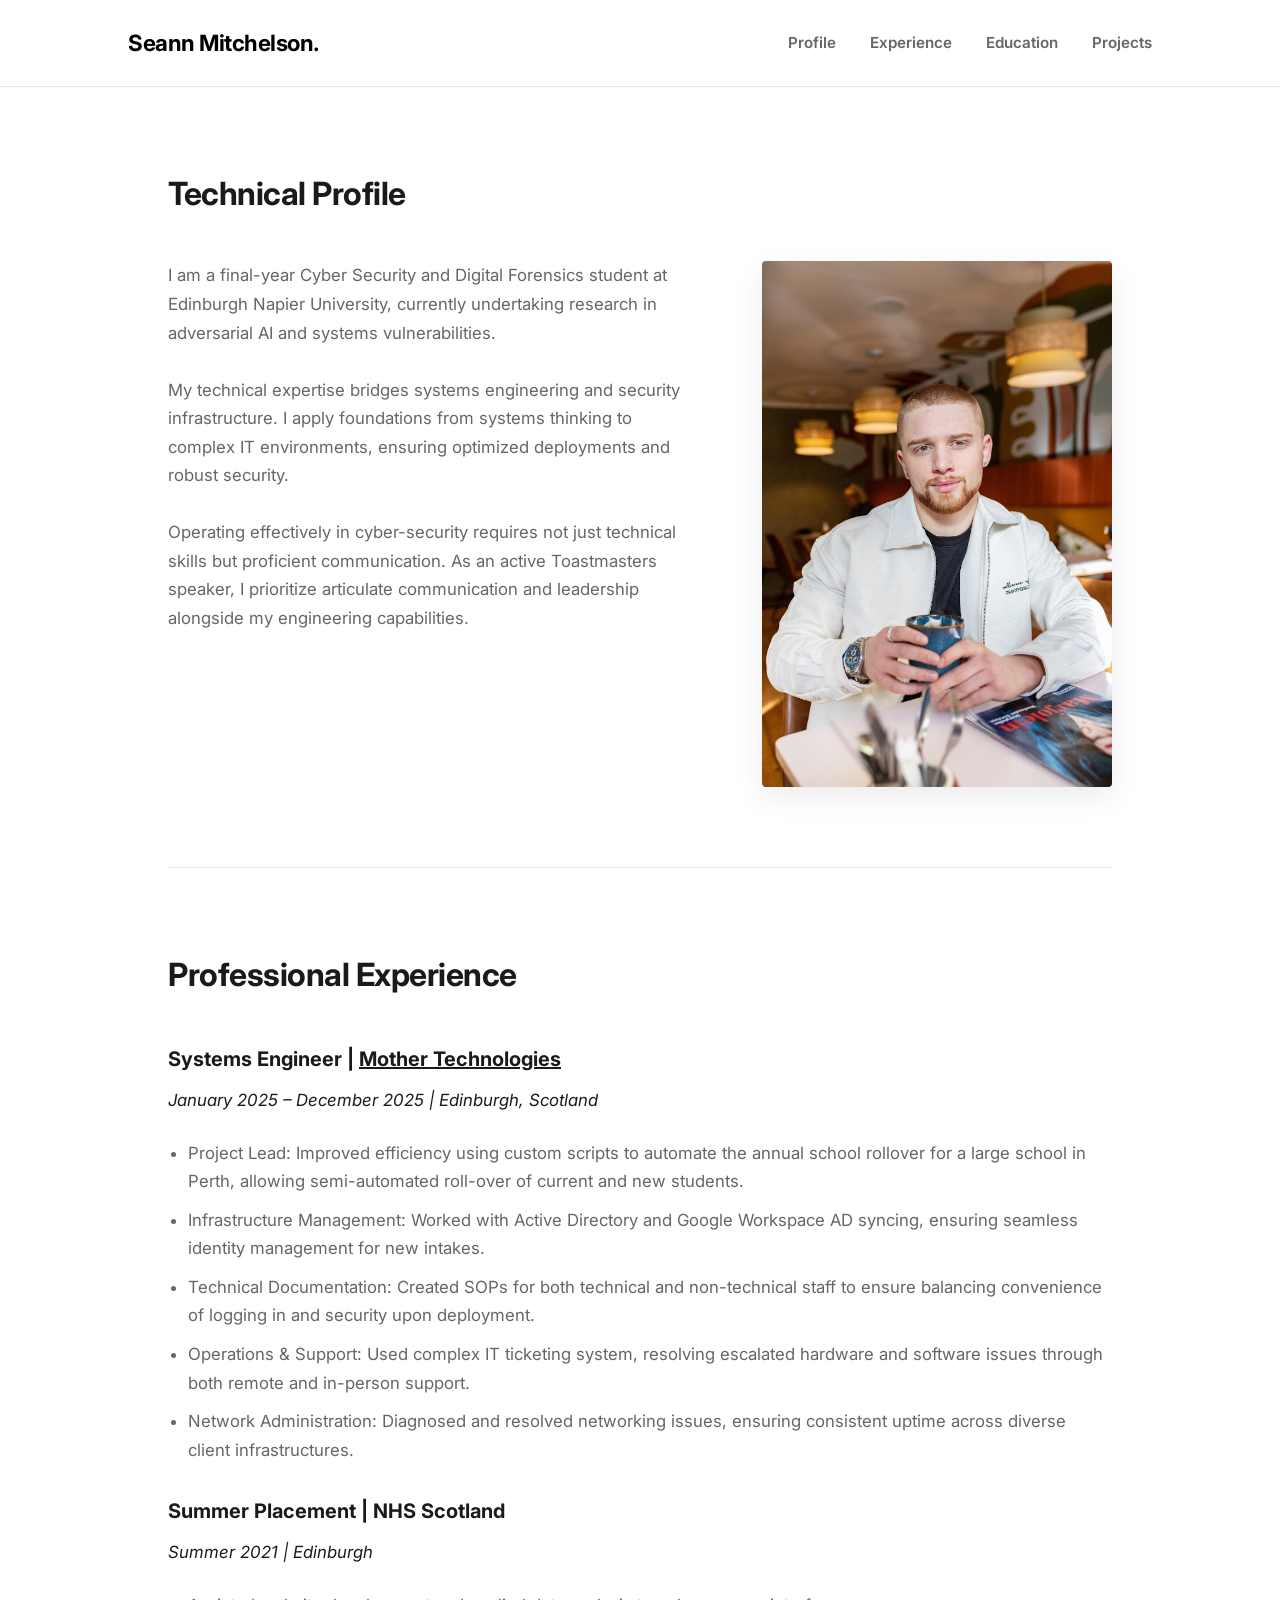
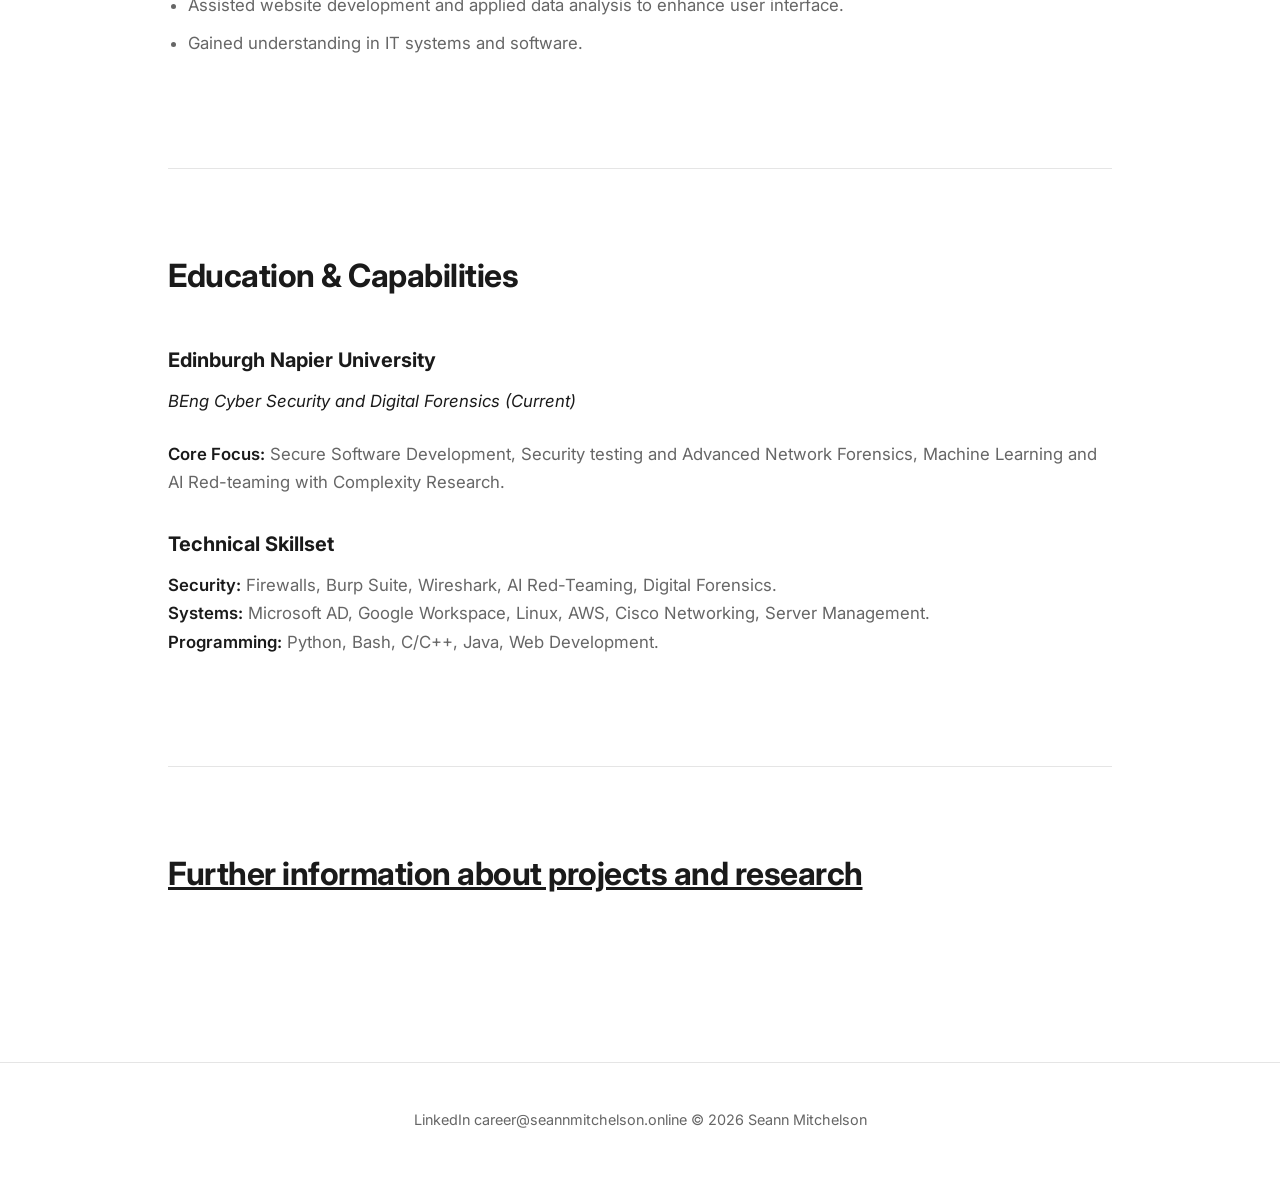
<file: index.html>
<!DOCTYPE html>
<html lang="en">
<head>
<meta charset="UTF-8">
<meta name="viewport" content="width=device-width, initial-scale=1.0">
<title>Seann Mitchelson | Cyber Security & Systems Engineer</title>
<link href="https://fonts.googleapis.com/css2?family=Inter:wght@300;400;600;700&display=swap" rel="stylesheet">
<link rel="stylesheet" href="styles.css">
<link rel="icon" type="image/png" href="favicon.png"> 
</head>
<body>
<header>
    <div id="logo">
        <a href="index.html" id="text-logo">Seann Mitchelson.</a>
    </div>
    <nav id="nav-links">
        <a href="#about-anchor">Profile</a>
        <a href="#experience-anchor">Experience</a>
        <a href="#education-anchor">Education</a>
        <a href="projectlists.html">Projects</a>
    </nav>
</header>

<main>
    <span class="anchor-target" id="about-anchor"></span>
    <section id="about">
        <h2>Technical Profile</h2>
        <div class="about-container">
            <div class="about-text"> 
                <p>
                I am a final-year Cyber Security and Digital Forensics student at Edinburgh Napier University, currently undertaking research in adversarial AI and systems vulnerabilities.
                <br><br>
                My technical expertise bridges systems engineering and security infrastructure. I apply foundations from systems thinking to complex IT environments, ensuring optimized deployments and robust security.
                <br><br>
                Operating effectively in cyber-security requires not just technical skills but proficient communication. As an active Toastmasters speaker, I prioritize articulate communication and leadership alongside my engineering capabilities.
                </p>
            </div>
            <div class="about-image">
                <img src="profphoto.jpg" alt="Seann Mitchelson" class="professional-photo">
            </div>
        </div>
    </section>

    <span class="anchor-target" id="experience-anchor"></span>
    <section id="experience">
        <h2>Professional Experience</h2>
        <div class="about-container">
            <div class="about-text">
            
            <div style="margin-bottom: 30px;">
                <h3 >Systems Engineer | <a href="https://www.linkedin.com/pulse/mother-tongue-march-2025-mother-technologies-ltd-gadee/">Mother Technologies </a></h3>
                <p style="margin-top: 0; color: #1a1a1a;"><em>January 2025 – December 2025 | Edinburgh, Scotland</em></p>
                <ul style="color: #666666; line-height: 1.7; padding-left: 20px; font-size: 1.05rem;">
                    <li style="margin-bottom: 10px;">Project Lead: Improved efficiency using custom scripts to automate the annual school rollover for a large school in Perth, allowing semi-automated roll-over of current and new students. 
</li>
                    <li style="margin-bottom: 10px;">Infrastructure Management: Worked with Active Directory and Google Workspace AD syncing, ensuring seamless identity management for new intakes.
</li>
                    <li style="margin-bottom: 10px;">Technical Documentation: Created SOPs for both technical and non-technical staff to ensure balancing convenience of logging in and security upon deployment.</li>
<li style="margin-bottom: 10px;">Operations & Support: Used complex IT ticketing system, resolving escalated hardware and software issues through both remote and in-person support.</li>
<li style="margin-bottom: 10px;">Network Administration: Diagnosed and resolved networking issues, ensuring consistent uptime across diverse client infrastructures.</li>
                </ul>
            </div>

            <div style="margin-bottom: 30px;">
                <h3>Summer Placement | NHS Scotland</h3>
                <p style="margin-top: 0; color: #1a1a1a;"><em>Summer 2021 | Edinburgh</em></p>
                <ul style="color: #666666; line-height: 1.7; padding-left: 20px; font-size: 1.05rem;">
                    <li style="margin-bottom: 10px;">Assisted website development and applied data analysis to enhance user interface.
</li>
                    <li style="margin-bottom: 10px;">Gained understanding in IT systems and software.</li>
                </ul>
            </div>

            </div>
        </div>
    </section>

    <span class="anchor-target" id="education-anchor"></span>
    <section id="education">
        <h2>Education & Capabilities</h2>
        <div class="about-container">
            <div class="about-text">
            
            <div style="margin-bottom: 30px;">
                <h3>Edinburgh Napier University</h3>
                <p style="margin-top: 0; color: #1a1a1a;"><em>BEng Cyber Security and Digital Forensics (Current)</em></p>
                <p><strong>Core Focus:</strong> Secure Software Development, Security testing and Advanced Network Forensics, Machine Learning and AI Red-teaming with Complexity Research.</p>
            </div>

            <div style="margin-bottom: 30px;">
                <h3>Technical Skillset</h3>
                <p>
                <strong>Security:</strong> Firewalls, Burp Suite, Wireshark, AI Red-Teaming, Digital Forensics.
<br>
                <strong>Systems:</strong> Microsoft AD, Google Workspace, Linux, AWS, Cisco Networking, Server Management.
<br>
                <strong>Programming:</strong> Python, Bash, C/C++, Java, Web Development.

                </p>
            </div>

            </div>
        </div>
    </section>
        <span class="anchor-target" id="projects-anchor"></span>
    <section id="Obsidian">
        <h2><a href="projectlists.html">Further information about projects and research</a></h2>
        <div class="about-container">
            <div class="about-text">
            
            </div>
        </div>
    </section>
</main>

<footer>
    <a href="https://www.linkedin.com/in/seann-mitchelson" target="_blank">LinkedIn</a>
    <p>career@seannmitchelson.online</p>
    <p>&copy; 2026 Seann Mitchelson</p>
</footer>
</body>
</html>
</file>
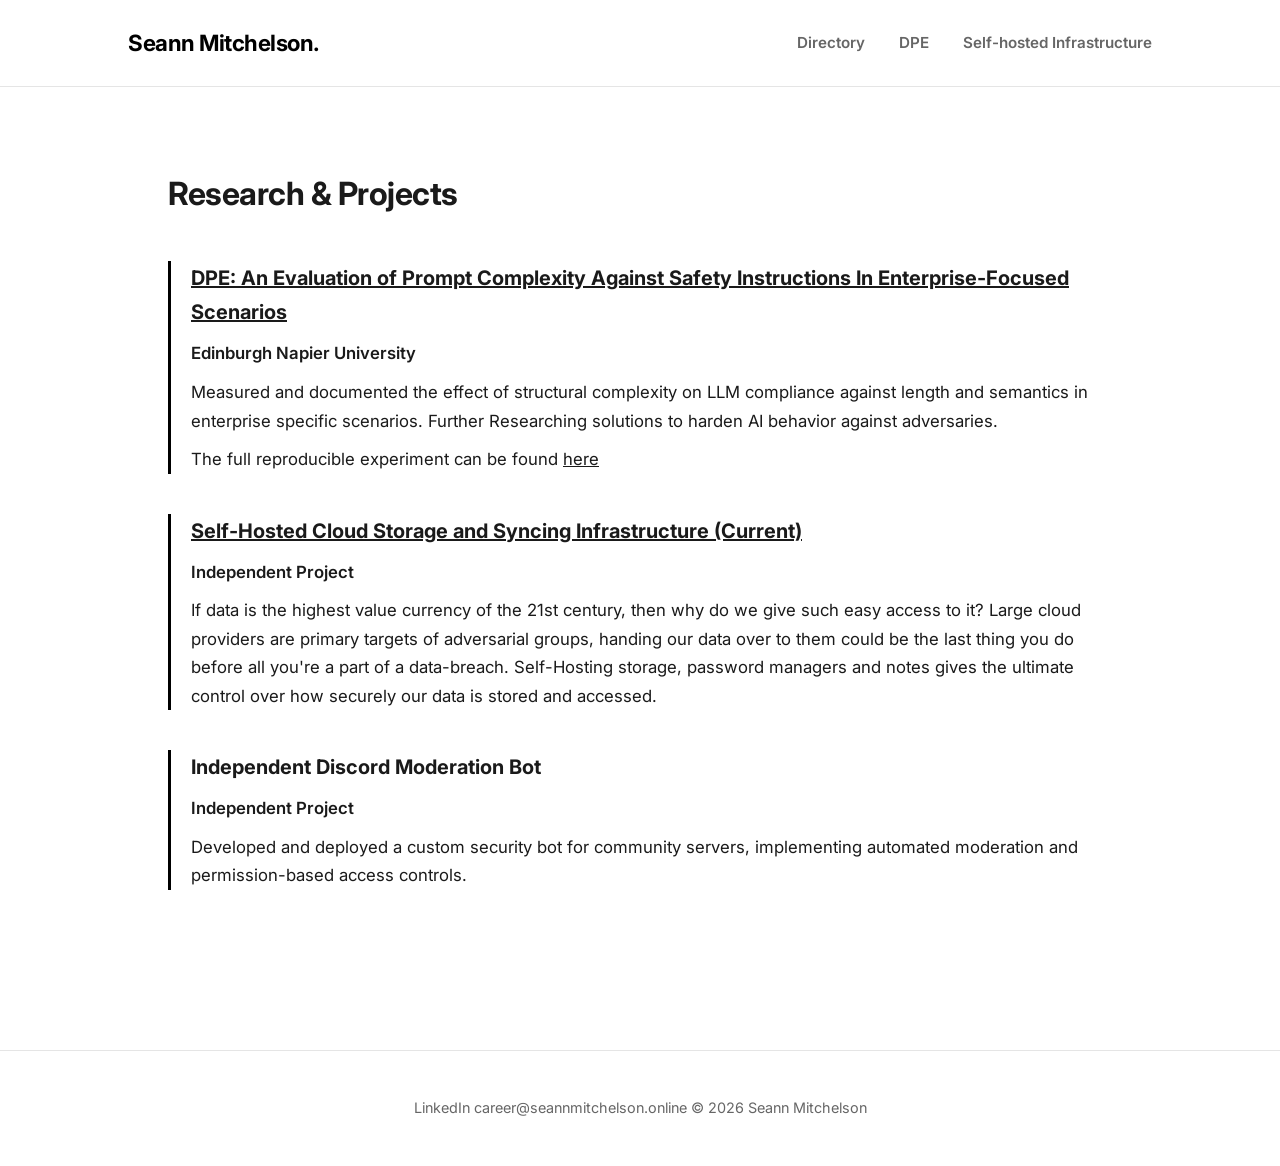
<file: projectlists.html>
<!DOCTYPE html>
<html lang="en">
<head>
<meta charset="UTF-8">
<meta name="viewport" content="width=device-width, initial-scale=1.0">
<title>Seann Mitchelson | Projects Directory</title>
<link href="https://fonts.googleapis.com/css2?family=Inter:wght@300;400;600;700&display=swap" rel="stylesheet">
<link rel="stylesheet" href="styles.css">
<link rel="icon" type="image/png" href="favicon.png"> 
</head>
<body>
<header>
    <div id="logo">
        <a href="index.html" id="text-logo">Seann Mitchelson.</a>
    </div>
    <nav id="nav-links">
        <a href="projectlists.html">Directory</a>
        <a href="ProjectDPE.html">DPE</a>
        <a href="ProjectSHI.html">Self-hosted Infrastructure</a>
    </nav>
</header>

<main>
    <span class="anchor-target" id="projects-anchor"></span>
    <section id="projects">
        <h2>Research & Projects</h2>
        <div class="about-container">
            <div class="about-text">
            
            <article class="update-post">
                <h3><a href="ProjectDPE.html">DPE: An Evaluation of Prompt Complexity Against Safety Instructions In Enterprise-Focused Scenarios</a></h3>
                <p><strong>Edinburgh Napier University</strong></p>
                <p style="margin-top: 10px;">Measured and documented the effect of structural complexity on LLM compliance against length and semantics in enterprise specific scenarios. Further Researching solutions to harden AI behavior against adversaries.</p>
                <p>The full reproducible experiment can be found <a href="https://github.com/BigSeanndo/DPE">here</a></p>
            </article>

<article class="update-post">
                <h3><a href="ProjectSHI.html">Self-Hosted Cloud Storage and Syncing Infrastructure (Current)</a></h3>
                <p><strong>Independent Project</strong></p>
                <p style="margin-top: 10px;">If data is the highest value currency of the 21st century, then why do we give such easy access to it? Large cloud providers are primary targets of adversarial groups, handing our data over to them could be the last thing you do before all you're a part of a data-breach. Self-Hosting storage, password managers and notes gives the ultimate control over how securely our data is stored and accessed.</p>
            </article>

            <article class="update-post">
                <h3>Independent Discord Moderation Bot</h3>
                <p><strong>Independent Project</strong></p>
                <p style="margin-top: 10px;">Developed and deployed a custom security bot for community servers, implementing automated moderation and permission-based  access controls.
</p>
            </article>

            </div>
        </div>
    </section>
    
</main>

<footer>
    <a href="https://www.linkedin.com/in/seann-mitchelson" target="_blank">LinkedIn</a>
    <p>career@seannmitchelson.online</p>
    <p>&copy; 2026 Seann Mitchelson</p>
</footer>
</body>
</html>
</file>
<file: styles.css>
@import url('https://fonts.googleapis.com/css2?family=Inter:wght@300;400;600;700&display=swap');

:root {
  --bg-color: #ffffff;
  --text-main: #1a1a1a;
  --text-muted: #666666;
  --accent: #000000;
  --border: #e5e5e5;
}

*, *:before, *:after { 
  box-sizing: border-box; 
}

body, h1, h2, h3, p, a {
  margin: 0;
  padding: 0;
  font-family: 'Inter', sans-serif;
  color: var(--text-main);
}

body {
  background-color: var(--bg-color);
  line-height: 1.7;
  -webkit-font-smoothing: antialiased;
}

/* HEADER & LOGO */
header {
  display: flex;
  justify-content: space-between;
  align-items: center;
  padding: 24px 10%;
  background-color: var(--bg-color);
  border-bottom: 1px solid var(--border);
  position: sticky;
  top: 0;
  z-index: 1000;
}

#text-logo {
  font-size: 1.4rem;
  font-weight: 700;
  letter-spacing: -0.5px;
  text-decoration: none;
  color: var(--accent);
}

#nav-links a {
  text-decoration: none;
  margin-left: 30px;
  font-size: 0.95rem;
  font-weight: 600;
  color: var(--text-muted);
  transition: color 0.2s ease;
}

#nav-links a:hover {
  color: var(--accent);
}

/* MAIN CONTENT */
main {
  padding: 0 10%;
  max-width: 1200px;
  margin: 0 auto;
}

section {
  padding: 80px 0;
  border-bottom: 1px solid var(--border);
}

section:last-of-type {
  border-bottom: none;
}

h2 {
  font-size: 2rem;
  font-weight: 700;
  margin-bottom: 40px;
  letter-spacing: -0.5px;
}

h3 {
  font-size: 1.25rem;
  margin-bottom: 10px;
}

p {
  font-size: 1.05rem;
  margin-bottom: 24px;
  color: var(--text-muted);
}

strong {
  font-weight: 600;
  color: var(--text-main);
}

/* CONTAINERS */
.about-container {
  display: flex;
  justify-content: space-between;
  align-items: flex-start;
  gap: 60px;
}

.about-text {
  flex: 1;
}

.about-image {
  flex: 0 0 350px; 
}

.professional-photo {
  width: 100%;
  height: auto;
  border-radius: 4px;
  box-shadow: 0 10px 30px rgba(0,0,0,0.08); 
  display: block;
}

/* LOGBOOK */
.update-post {
  border-left: 3px solid var(--accent);
  padding-left: 20px;
  margin-bottom: 40px;
}

.update-post p {
  margin-top: 10px;
  margin-bottom: 0;
  color: var(--text-main);
}

/* FOOTER */
footer {
  text-align: center;
  padding: 40px 10%;
  background-color: var(--bg-color);
  border-top: 1px solid var(--border);
  margin-top: 40px;
}

footer a, footer p {
  color: var(--text-muted);
  text-decoration: none;
  font-size: 0.9rem;
  margin: 5px 0;
  display: inline-block;
}

footer a:hover {
  color: var(--accent);
}

/* ANCHORS FOR SMOOTH SCROLLING */
.anchor-target {
  display: block;
  position: relative;
  visibility: hidden;
  top: -80px; 
}

/* MOBILE RESPONSIVENESS */
@media only screen and (max-width: 768px) {
  header {
    flex-direction: column;
    padding: 20px;
  }
  
  #nav-links {
    margin-top: 20px;
  }

  #nav-links a {
    margin: 0 10px;
  }

  .about-container {
    flex-direction: column;
    gap: 30px;
  }
  
  .about-image {
    flex: auto;
    width: 100%;
    max-width: 400px;
    margin: 0 auto;
  }
}
</file>
